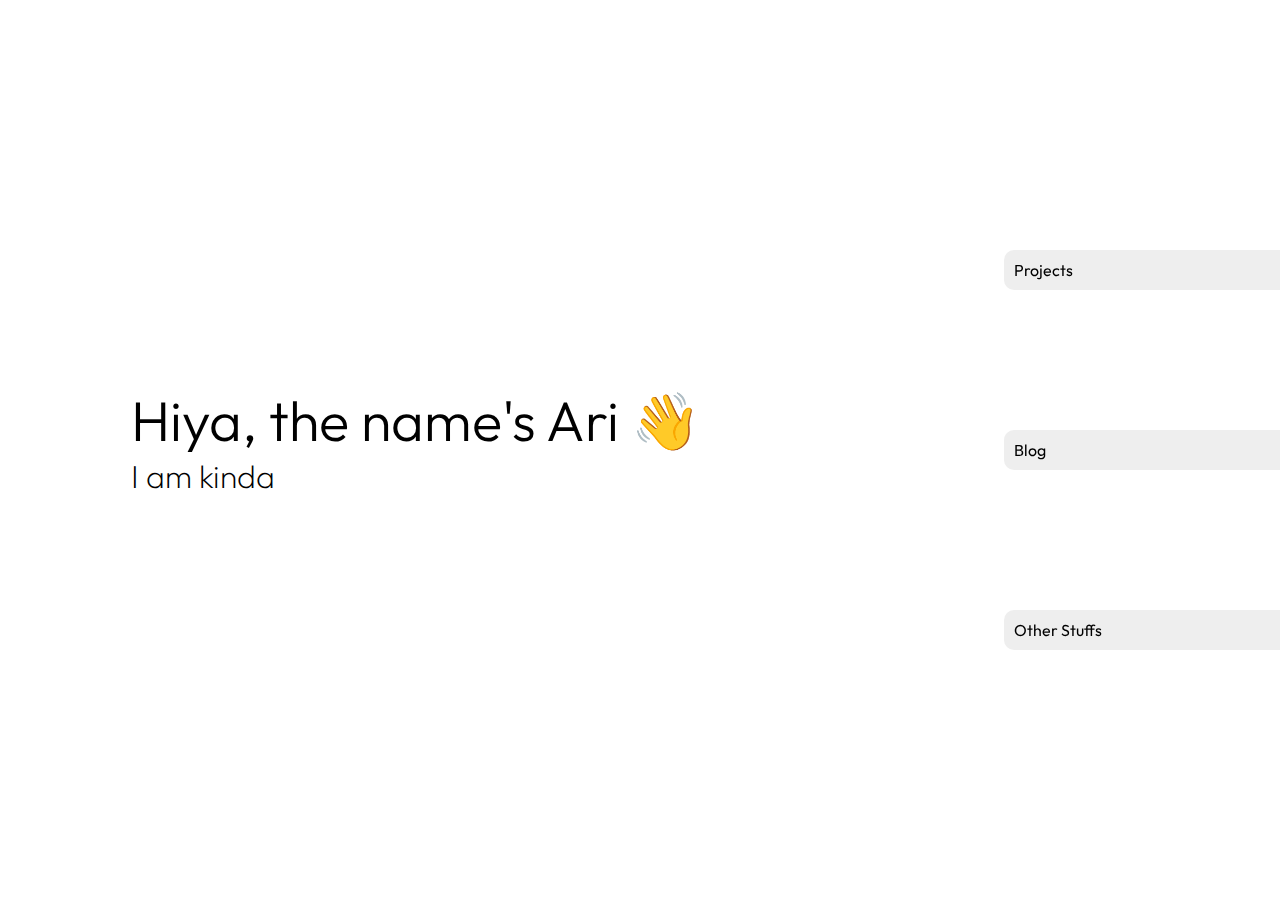
<file: index.html>
<!DOCTYPE html>
<html>
    <head>
        <link rel="stylesheet" href="index.css">
        <title>Ari's Site</title>
        <script src="index.js"></script>
    </head>
    <body>
        <div id="hero">
            <h1>Hiya, the name's Ari &#x1F44B</h1>
            <h1 id="dumb">I am kinda <span id="dumb-word">an error</span></h1>
        </div>
        <div id="links">
            <div class="link"><a href="https://projects.ari.boo/">Projects</a></div>
            <div class="link"><a href="https://blog.ari.boo/">Blog</a></div>
            <div class="link"><a href="/other">Other Stuffs</a></div>
        </div>
    </body>
</html>
</file>
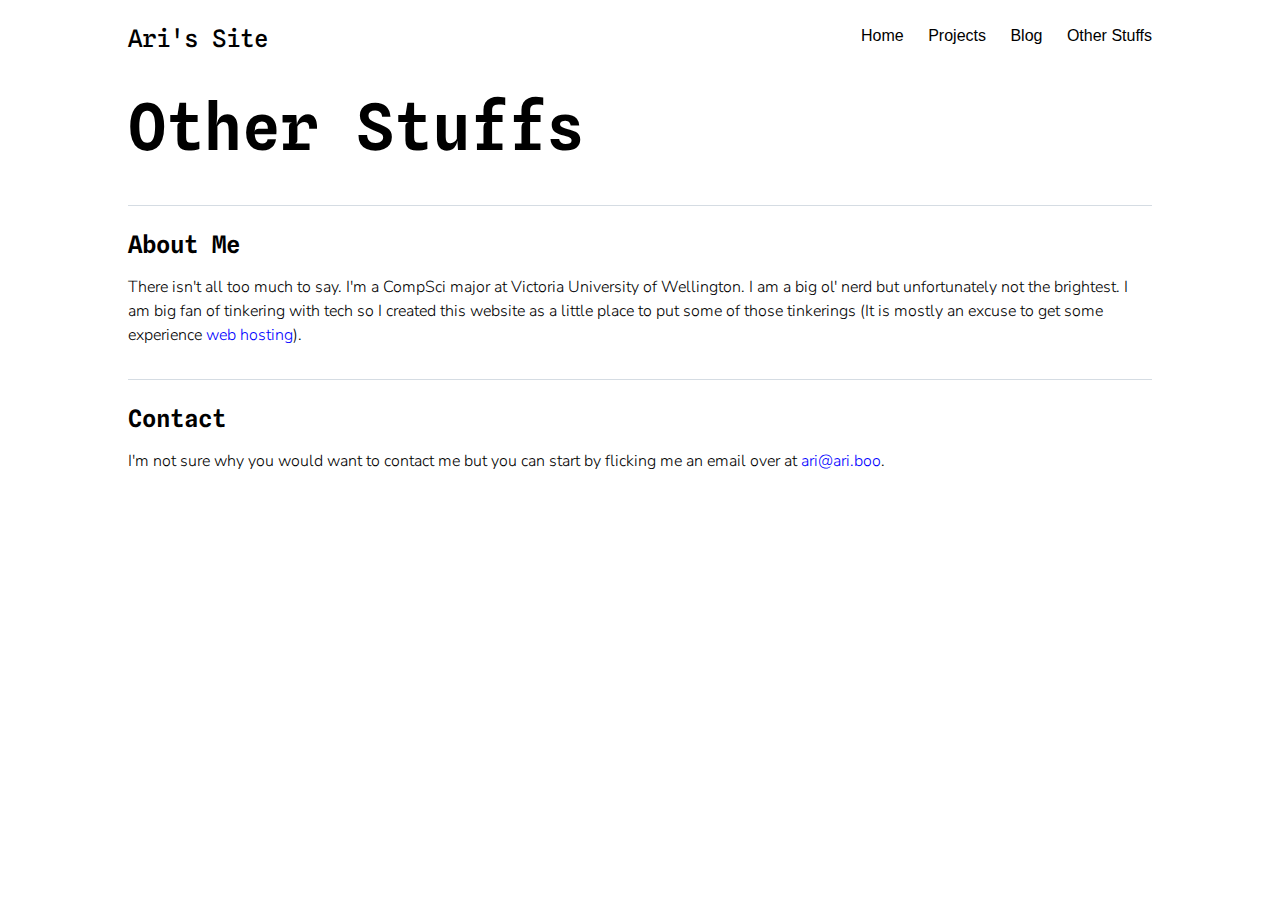
<file: other.html>
<!DOCTYPE html>
<html>
    <head>
        <link rel="stylesheet" href="style.css">
        <link rel="stylesheet" href="https://cdnjs.cloudflare.com/ajax/libs/font-awesome/4.7.0/css/font-awesome.min.css">
        <title>Ari's Site | Other Stuffs</title>
        <script src="script.js"></script>
    </head>
    <body>
        <section id="site-width-maxer">
            <nav>
                <div class="left-inline">
                    <a class="logo-title" href="/">Ari's Site</a>
                </div>
                <div class="right-inline mobile-only">
                    <a href="javascript:void(0);" class="icon" onclick="openMenu()">
                        <i class="fa fa-bars"></i>
                      </a>
                </div>
                <div class="right-inline desktop-only" id="navigation">
                    <ul>
                        <li><a href="/">Home</a></li>
                        <li><a href="https://projects.ari.boo">Projects</a></li>
                        <li><a href="https://blog.ari.boo">Blog</a></li>
                        <li><a href="/other">Other Stuffs</a></li>
                    </ul>
                </div>
            </nav>
            <div class="content">
                <h1>Other Stuffs</h1>
                <hr>
                <section id="about-me">
                    <h2>About Me</h2>
                    <p>There isn't all too much to say. I'm a CompSci major at Victoria University of Wellington. I am a big ol' nerd but unfortunately not the brightest. I am big fan of tinkering with tech so I created this website as a little place to put some of those tinkerings (It is mostly an excuse to get some experience <a href="blog post">web hosting</a>).</p>
                </section>
                <hr>
                <section id="contact">
                    <h2>Contact</h2>
                    <p>I'm not sure why you would want to contact me but you can start by flicking me an email over at <a href="mailto:ari@ari.boo">ari@ari.boo</a>.</p>
                </section>
            </div>
        </section>
    </body>
</html>
</file>
<file: index.css>
@import url('https://fonts.googleapis.com/css2?family=Outfit:wght@100..900&display=swap');

body {
    background-color: white;
    color: black;
    padding: 0;
    margin: 0;
    height: 100vh;
    font-family: "Outfit", sans-serif;
}

body:before {
    content: ' ';
    display: inline-block;
    vertical-align: middle;
    height: 100%;
}

#hero {
    display: inline-block;
    vertical-align: middle;
    left: 0;
    margin: -20px 0 0 10vw;
    padding: 0;
    width: 60%;
}

#hero h1 {
    text-align: left;
    font-weight: 300;
    font-size: 3.5rem;
    margin: 0;
}

#hero #dumb {
    font-weight: 200;
    font-size: 2rem;
}

@keyframes fade-in {
    0% {opacity: 0;}
    100% {opacity: 1;}
}

#dumb-word {
    opacity: 0;
    animation: fade-in ease-in 1;
    animation-duration: 1s;
    animation-delay: 0.2s;
    animation-fill-mode: forwards;
}

#links {
    position: fixed;
    top: 0;
    right: 0;
    margin: 20vh 0 20vh 0;
    padding: 0;
    width: 40%;
    text-align: right;
}

.link {
    height: 20vh;
}

.link:before {
    content: ' ';
    display: inline-block;
    vertical-align: middle;
    height: 100%;
}

.link a {
    text-align: left;
    display: inline-block;
    vertical-align: middle;
    background-color: rgb(238, 238, 238);
    padding: 10px;
    width: 50%;
    border-radius: 10px 0 0 10px;
    text-decoration: none;
    color: black;
    transition: all 0.2s ease-in-out;
}

.link a:hover,
.link a:focus {
    background-color: rgb(213, 220, 227);
    width: 52%;
}

@media (max-width: 1000px) {
    #hero h1 {
        font-size: 2.5rem;
    }

    #hero #dumb {
        font-size: 1.5rem;
    }
}

@media (max-width: 720px ) or (orientation: portrait) {
    #hero {
        display: block;
        position: fixed;
        top: 0;
        margin: 20vh 0 0 0;
        width: 100%;
    }

    #hero h1 {
        text-align: center;
    }

    #links {
        display: block;
        position: fixed;
        top: auto;
        bottom: 0;
        height: 60vh;
        width: 100%;
        margin: 0;
        text-align: center;
    }

    .link a {
        text-align: center;
        border-radius: 10px;
    }
}

@media (pointer: coarse), (pointer: none) {
    :root {
        font-size: 32px;
    }
}
</file>
<file: style.css>
@import url('https://fonts.googleapis.com/css2?family=Nunito+Sans:ital,opsz,wght@0,6..12,200..1000;1,6..12,200..1000&family=Outfit:wght@100..900&family=Spline+Sans+Mono:ital,wght@0,300..700;1,300..700&display=swap');
body {
    background-color: white;
    color: black;
    margin: 0;
    width: 100vw;
    font-family: "Nunito-Sans", sans-serif;
}

#site-width-maxer {
    max-width: 64rem;
    margin: auto;
    padding: 0 1.5rem;
}

.left-inline {
    display: inline;
    text-align: left;
    float: left;
}

.right-inline {
    display: inline;
    text-align: right;
    float: right;
}

nav {
    display: block;
    position: relative;
    margin: 1.5rem auto;
    width: 100%;
    height: 1.5rem;
}

nav ul {
    list-style: none;
    margin: 0;
    padding: 0;
    align-content: right;
}

nav li {
    padding: 0;
    margin: 0 0 0 20px;
    display: inline;
}

nav li a {
    font-size: 1rem;
    line-height: 1.5rem;
    height: 100%;
    position: relative;
    text-decoration: none;
    color: black;
}

nav .fa {
    font-size: 1.5rem;
    color: black;
}

nav .logo-title {
    font-family: "Spline Sans Mono", serif;
    font-size: 1.5rem;
    font-weight: 500;
    text-decoration: none;
    color: black;

}

.content section {
    width: 100%;
    margin: 1rem 0;
}

.content h1 {
    font-family: "Spline Sans Mono", serif;
    font-size: 4rem;
    font-weight: 600;
    margin: 2.5rem 0;
}

.content h2 {
    font-family: "Spline Sans Mono", serif;
    font-size: 1.5rem;
    font-weight: 600;
    margin: 1.5rem 0 1rem 0;
}

.content p {
    font-family: "Nunito Sans", sans-serif;
    font-size: 1rem;
    font-weight: 300;
    padding: 0;
    padding-bottom: 1rem;
    margin: 0;
    line-height: 1.5rem;
}

.content a {
    color: blue;
    text-decoration: underline;
    text-decoration-color: rgba(0,0,255,0);
    transition: text-decoration-color 0.1s ease-in-out;
}

.content a:hover {
    text-decoration: underline;
    text-decoration-color: rgba(0,0,255,1);
}

hr {
    margin: 0;
    border: none;
    border-bottom: 1px solid rgb(213, 220, 227);
}

@media (min-width: 601px) and (not (pointer: coarse)) and (not (pointer: none)) {
    .mobile-only {
        display: none;
    }

    nav #navigation {
        display: inline !important;
    }

    body {
        overflow-y: auto;
    }
}

@media screen and (max-width: 600px), (pointer: coarse), (pointer: none) {
    .desktop-only {
        display: none;
    }

    nav #navigation {
        display: none;
    }

    nav ul {
        position: relative;
        left: 0;
        top: 0;
        margin: 0 auto;
        text-align: center;
        width: 100%;
        height: 100vh;
        overflow: hidden;
        background-color: rgba(255, 255, 255, 95%);
    }

    nav li {
        width: 100%;
        text-align: center;
        margin: 0;
    }

    nav li a {
        margin-top: 10%;
        padding: 10px;
        display: inline-block;
        width: 50%;
        height: auto;
        background-color: rgb(238, 238, 238);
        border-radius: 10px;
        transition: background-color,width 0.2s ease-in-out;
    }

    nav li a:hover,
    nav li a:focus {
        background-color: rgb(213, 220, 227);
        width: 52%;
    }

    .right-inline {
        display: block;
        float: none;
    }
}

@media (pointer: coarse), (pointer: none) {
    :root {
        font-size: 32px;
    }
}
</file>
